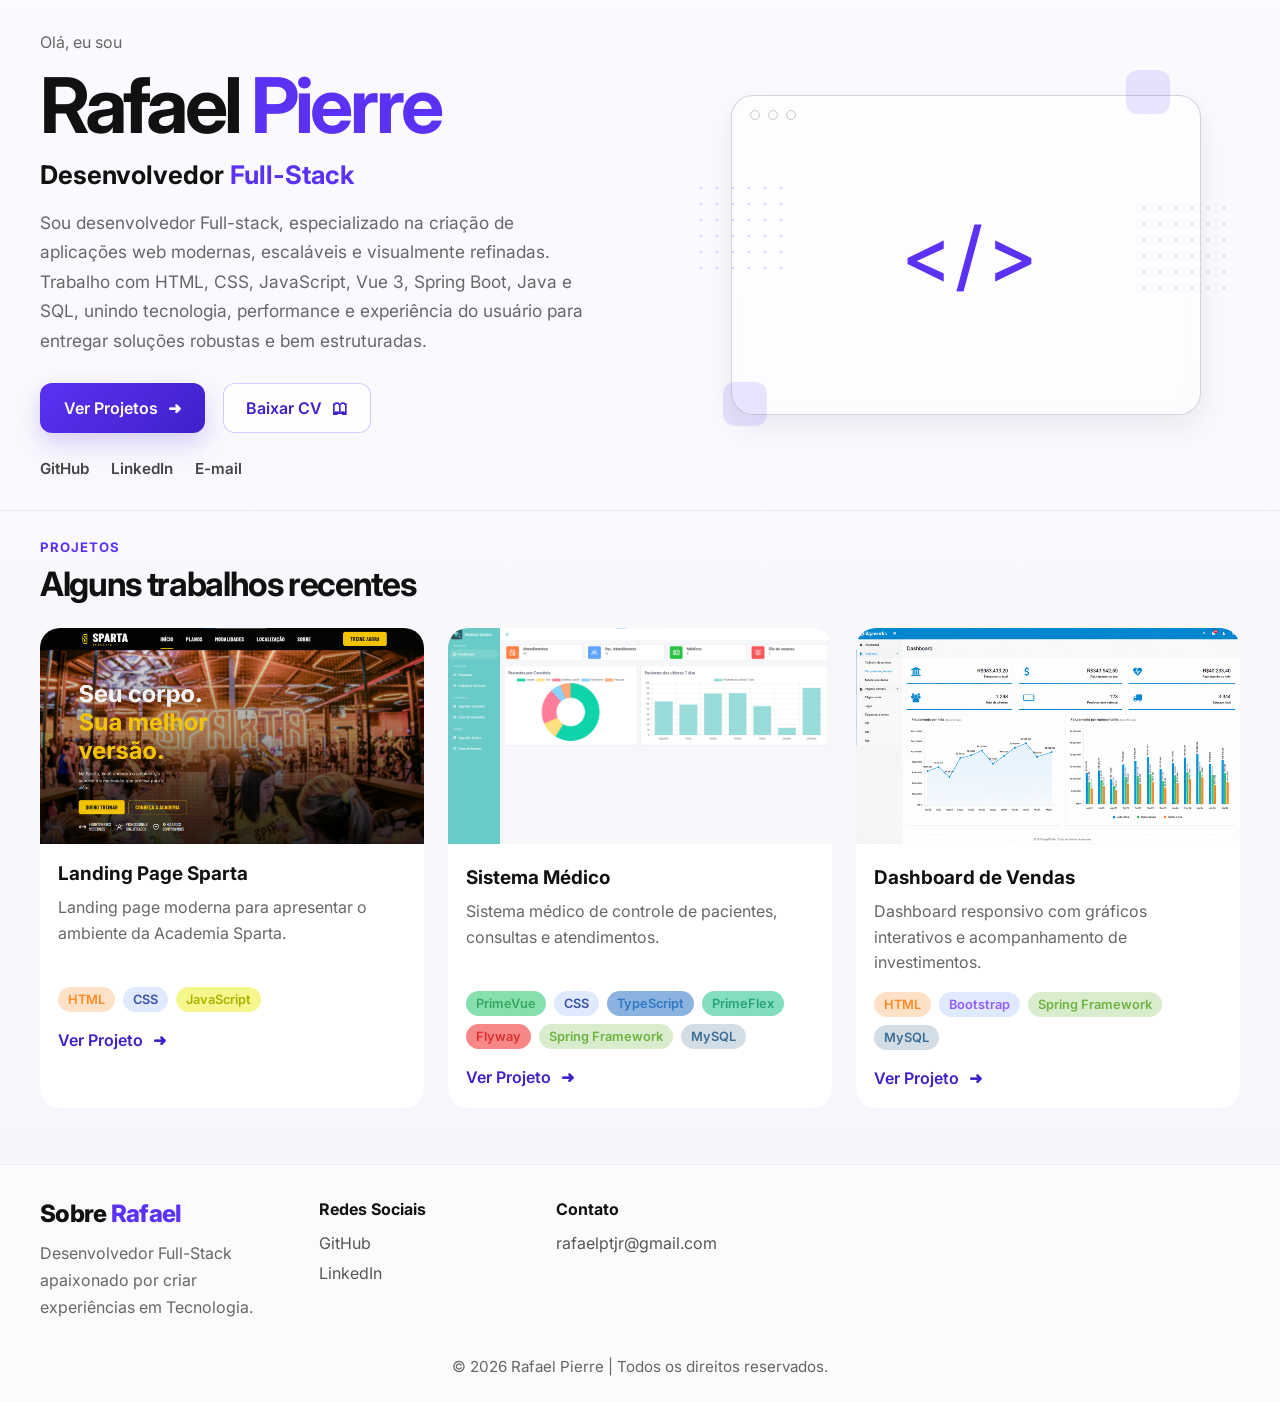
<file: index.html>
<!DOCTYPE html>
<html lang="pt-BR">

<head>
  <meta charset="UTF-8" />
  <meta name="viewport" content="width=device-width, initial-scale=1.0" />
  <title>Portfólio de Rafael</title>
  <link rel="preconnect" href="https://fonts.googleapis.com">
  <link rel="preconnect" href="https://fonts.gstatic.com" crossorigin>
  <link href="https://fonts.googleapis.com/css2?family=Inter:wght@400;500;600;700;800&display=swap" rel="stylesheet">
  <link rel="stylesheet" href="style.css" />
  <link rel="shortcut icon" href="./src/assets/img/favicon/favicon-pato.png" type="image/x-icon">
</head>

<body>
  <main>
    <span id="copyTooltip" class="tooltip">E-mail copiado!</span>

    <section class="hero" id="inicio">
      <div class="container hero-grid">
        <div class="hero-text">
          <p class="eyebrow">Olá, eu sou</p>
          <h1>Rafael <span>Pierre</span></h1>
          <h2>Desenvolvedor <span>Full-Stack</span></h2>
          <p class="description">
            Sou desenvolvedor Full-stack, especializado na criação de aplicações web modernas, escaláveis e visualmente
            refinadas. Trabalho com HTML, CSS, JavaScript, Vue 3, Spring Boot, Java e SQL, unindo tecnologia,
            performance e experiência do usuário para entregar soluções robustas e bem estruturadas.
          </p>

          <div class="hero-actions">
            <a href="#projetos" class="btn btn-primary">Ver Projetos <span>➜</span></a>
            <a href="src/assets/files/Rafael Gustavo Pierre - Curriculum.pdf" download="Curriculo-Rafael-Pierre.pdf"
              class="btn btn-secondary">Baixar CV <span>🕮</span></a>
          </div>

          <div class="socials">
            <a href="https://github.com/RafaelGustavoPierre" target="_blank" aria-label="GitHub">GitHub</a>
            <a href="https://www.linkedin.com/in/rafael-gustavo-pierre/" target="_blank"
              aria-label="LinkedIn">LinkedIn</a>
            <a href="javascript:;" id="copyEmailBtn" aria-label="Email">E-mail</a>
          </div>
        </div>

        <div class="hero-visual">
          <div class="code-card">
            <div class="window-dots">
              <span></span><span></span><span></span>
            </div>
            <div class="code-icon">&lt; / &gt;</div>
          </div>

          <div class="decor decor-one"></div>
          <div class="decor decor-two"></div>
          <div class="dots left"></div>
          <div class="dots right"></div>
        </div>
      </div>
    </section>

    <section class="projects" id="projetos">
      <div class="container">
        <div class="section-head">
          <div>
            <p class="section-label">PROJETOS</p>
            <h3>Alguns trabalhos recentes</h3>
          </div>
        </div>

        <div class="project-grid">
          <article class="project-card">
            <div class="project-thumb">
              <img src="./src/pages/landing-page-sparta-academia/img/landing-page-sparta.png"
                alt="Landing Page Sparta" />
            </div>

            <div class="project-content">
              <h4>Landing Page Sparta</h4>
              <p>Landing page moderna para apresentar o ambiente da Academia Sparta.</p>

              <div class="tags">
                <span class="tag-html">HTML</span>
                <span class="tag-css">CSS</span>
                <span class="tag-javascript">JavaScript</span>
              </div>
              <a href="./src/pages/landing-page-sparta-academia/sparta-academia.html" class="project-link">Ver Projeto
                <span>➜</span></a>
            </div>
          </article>

          <article class="project-card">
            <img class="project-thumb thumb-2" src="./src/pages/medical-system/img/dashboard.png" />
            <div class="project-content">
              <h4>Sistema Médico</h4>
              <p>Sistema médico de controle de pacientes, consultas e atendimentos.</p>
              <div class="tags">
                <span class="tag-primevue">PrimeVue</span>
                <span class="tag-css">CSS</span>
                <span class="tag-typescript">TypeScript</span>
                <span class="tag-primeflex">PrimeFlex</span>
                <span class="tag-flyway">Flyway</span>
                <span class="tag-spring">Spring Framework</span>
                <span class="tag-mysql">MySQL</span>
              </div>
              <a href="./src/pages/medical-system/medical-system.html" class="project-link">Ver Projeto
                <span>➜</span></a>
            </div>
          </article>

          <article class="project-card">
            <img class="project-thumb thumb-2" src="./src/pages/brewer/img/Dashboard.png" />
            <div class="project-content">
              <h4>Dashboard de Vendas</h4>
              <p>Dashboard responsivo com gráficos interativos e acompanhamento de investimentos.</p>
              <div class="tags">
                <span class="tag-html">HTML</span>
                <span class="tag-bootstrap">Bootstrap</span>
                <span class="tag-spring">Spring Framework</span>
                <span class="tag-mysql">MySQL</span>
              </div>
              <a href="./src/pages/brewer/brewer.html" class="project-link">Ver Projeto <span>➜</span></a>
            </div>
          </article>
        </div>
      </div>
    </section>
  </main>

  <footer class="footer" id="contato">
    <div class="container footer-grid">
      <div class="footer-brand">
        <a href="#" class="logo">Sobre<span> Rafael</span></a>
        <p>Desenvolvedor Full-Stack apaixonado por criar experiências em Tecnologia.</p>
      </div>

      <!-- <div class="footer-col">
        <h5>Navegação</h5>
        <a href="#inicio">Início</a>
        <a href="#sobre">Sobre</a>
        <a href="#projetos">Projetos</a>
      </div> -->

      <!-- <div class="footer-col">
        <h5></h5>
        <a href="#habilidades">Habilidades</a>
        <a href="#contato">Contato</a>
        <a href="#">Blog</a>
      </div> -->


      <div class="footer-col">
        <h5>Redes Sociais</h5>
        <!-- <div class="footer-socials"> -->
        <a href="https://github.com/RafaelGustavoPierre" target="_blank">GitHub</a>
        <a href="https://www.linkedin.com/in/rafael-gustavo-pierre/" target="_blank">LinkedIn</a>
        <!-- </div> -->
      </div>

      <div class="footer-col">
        <h5>Contato</h5>
        <a href="javascript:;" id="copyEmailBtn2">rafaelptjr@gmail.com</a>
      </div>

    </div>

    <div class="copyright">
      © 2026 Rafael Pierre | Todos os direitos reservados.
    </div>
  </footer>

  <script src="script.js"></script>
</body>

</html>
</file>
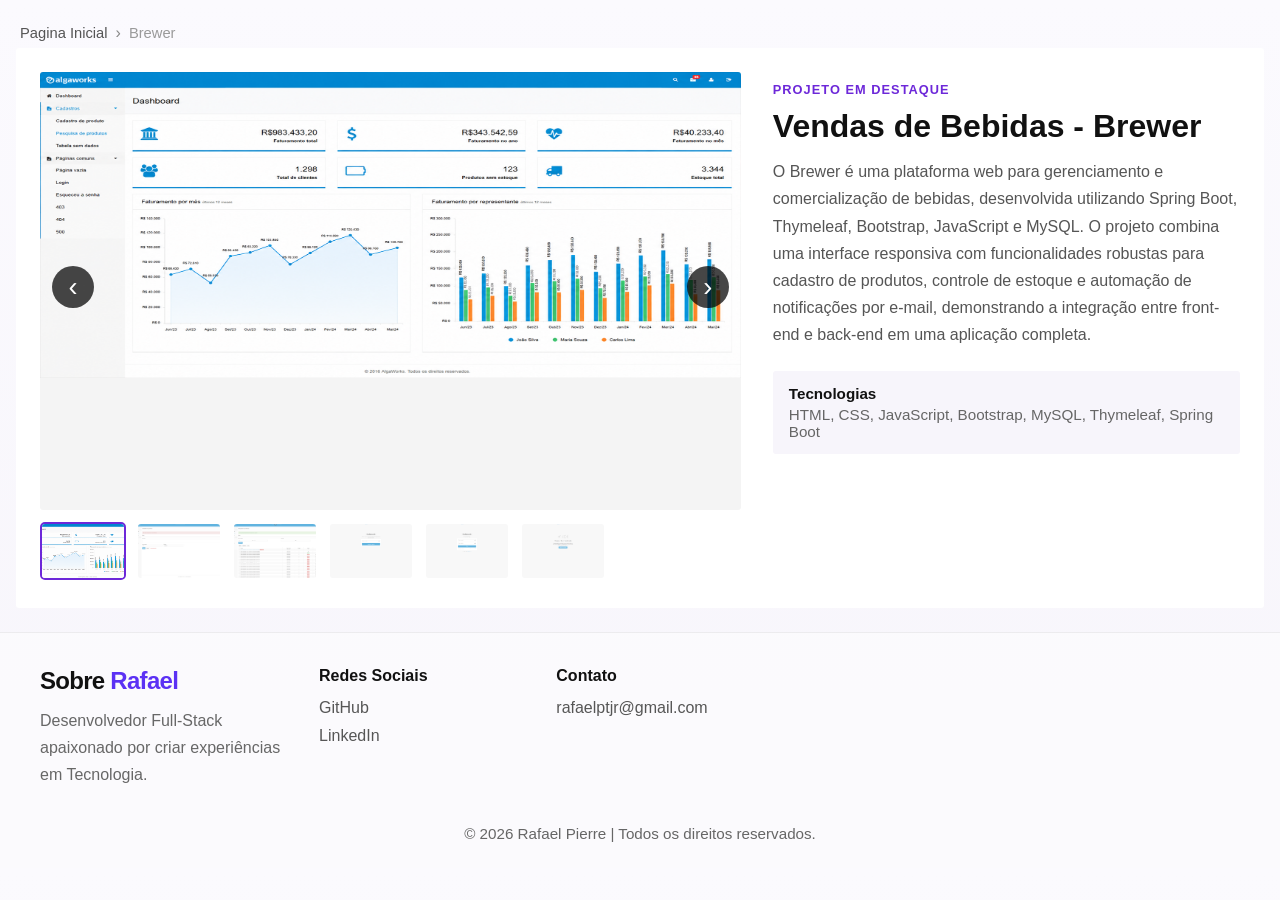
<file: src/pages/brewer/brewer.html>
<!DOCTYPE html>
<html lang="pt-BR">

<head>
    <meta charset="UTF-8">
    <meta name="viewport" content="width=device-width, initial-scale=1.0">
    <title>Portfólio de Rafael</title>
    <link rel="shortcut icon" href="src/assets/img/favicon/favicon-pato.png" type="image/x-icon">
    <link rel="stylesheet" href="../../../style.css">
    <link rel="stylesheet" href="brewer.css">
    <link rel="stylesheet" href="https://cdnjs.cloudflare.com/ajax/libs/font-awesome/6.5.2/css/all.min.css" />
</head>

<body>
    <span id="copyTooltip" class="tooltip">E-mail copiado!</span>
    <div class="project-page">
        <nav class="breadcrumb" aria-label="Breadcrumb">
            <ol>
                <li><a href="./../../../index.html#projetos">Pagina Inicial</a></li>
                <li><span aria-current="page">Brewer</span></li>
            </ol>
        </nav>

        <section class="project-detail">
            <div class="project-gallery">
                <button class="gallery-btn prev" aria-label="Imagem anterior">‹</button>

                <div class="gallery-main">
                    <img id="projectImage" src="img/Dashboard.png" alt="Projeto Sparta">
                </div>

                <button class="gallery-btn next" aria-label="Próxima imagem">›</button>

                <div class="gallery-thumbs" id="galleryThumbs">
                    <button class="thumb active" data-index="0">
                        <img src="img/Dashboard.png" alt="Thumb 1">
                    </button>
                    <button class="thumb" data-index="1">
                        <img src="img/Cadastro de Produto.png" alt="Thumb 2">
                    </button>
                    <button class="thumb" data-index="2">
                        <img src="img/Pesquisa de Produtos.png" alt="Thumb 3">
                    </button>
                    <button class="thumb" data-index="3">
                        <img src="img/Esqueceu a Senha.png" alt="Thumb 4">
                    </button>
                    <button class="thumb" data-index="4">
                        <img src="img/Login.png" alt="Thumb 5">
                    </button>
                    <button class="thumb" data-index="5">
                        <img src="img/404.png" alt="Thumb 6">
                    </button>
                </div>
            </div>

            <div class="project-info">
                <span class="project-label">Projeto em destaque</span>
                <h2>Vendas de Bebidas - Brewer</h2>
                <p>
                    O Brewer é uma plataforma web para gerenciamento e comercialização de bebidas, desenvolvida
                    utilizando Spring Boot, Thymeleaf, Bootstrap, JavaScript e MySQL. O projeto combina uma interface
                    responsiva com funcionalidades robustas para cadastro de produtos, controle de estoque e automação
                    de notificações por e-mail, demonstrando a integração entre front-end e back-end em uma aplicação
                    completa.
                </p>

                <div class="project-meta">
                    <div>
                        <strong>Tecnologias</strong>
                        <span>HTML, CSS, JavaScript, Bootstrap, MySQL, Thymeleaf, Spring Boot</span>
                    </div>
                </div>
            </div>
        </section>
    </div>
    <footer class="footer" id="contato">
        <div class="container footer-grid">
            <div class="footer-brand">
                <a href="#" class="logo">Sobre<span> Rafael</span></a>
                <p>Desenvolvedor Full-Stack apaixonado por criar experiências em Tecnologia.</p>
            </div>
            <div class="footer-col">
                <h5>Redes Sociais</h5>
                <a href="https://github.com/RafaelGustavoPierre" target="_blank">GitHub</a>
                <a href="https://www.linkedin.com/in/rafael-gustavo-pierre/" target="_blank">LinkedIn</a>
            </div>

            <div class="footer-col">
                <h5>Contato</h5>
                <a href="javascript:;" id="copyEmailBtn2">rafaelptjr@gmail.com</a>
            </div>

        </div>

        <div class="copyright">
            © 2026 Rafael Pierre | Todos os direitos reservados.
        </div>
    </footer>

    <script src="brewer.js"></script>
</body>

</html>
</file>
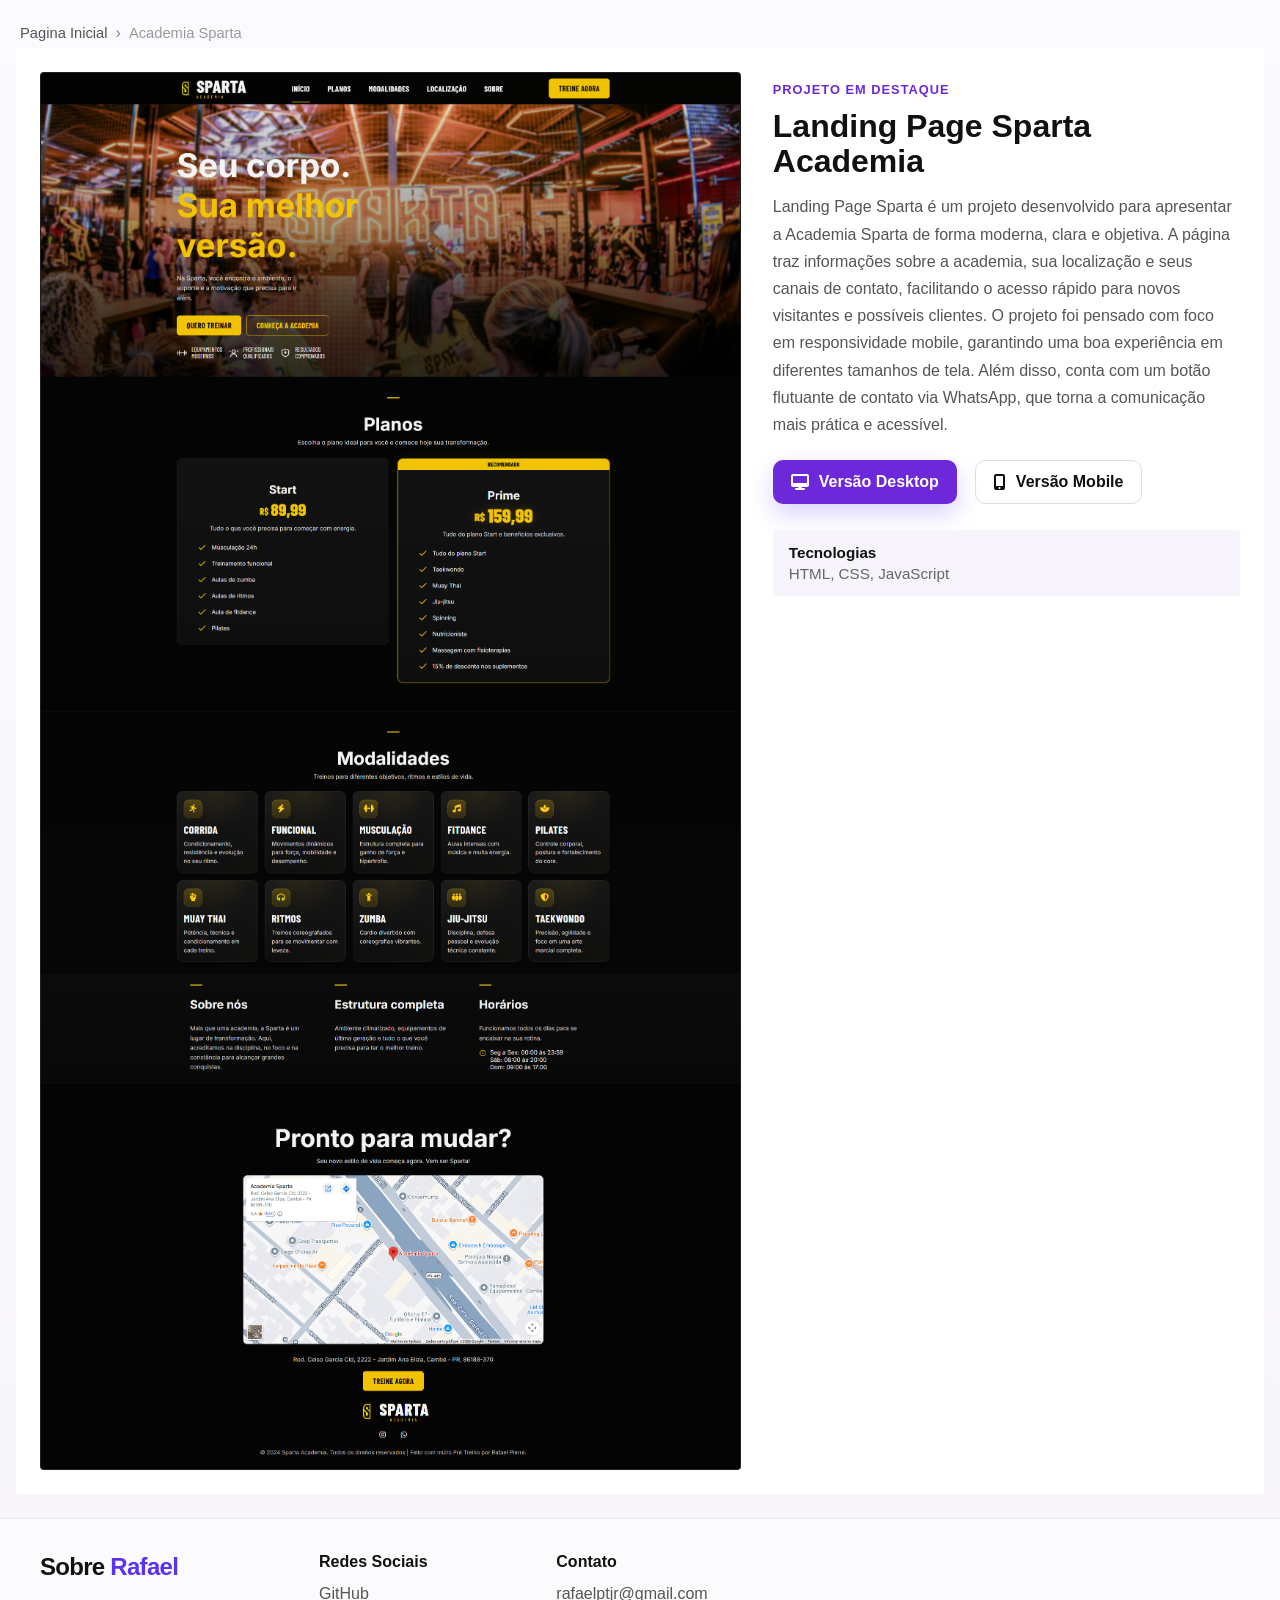
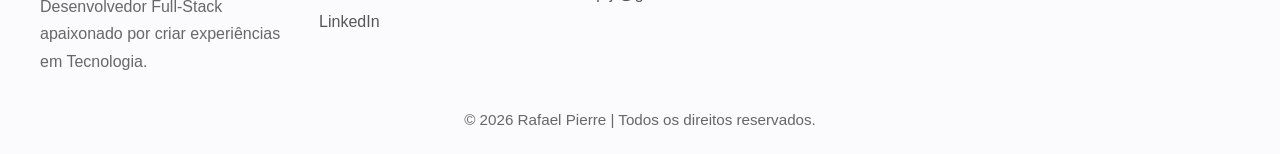
<file: src/pages/landing-page-sparta-academia/sparta-academia.html>
<!DOCTYPE html>
<html lang="pt-BR">

<head>
    <meta charset="UTF-8">
    <meta name="viewport" content="width=device-width, initial-scale=1.0">
    <title>Portfólio de Rafael</title>
    <link rel="shortcut icon" href="../../assets/img/favicon/favicon-pato.png" type="image/x-icon">
    <link rel="stylesheet" href="../../../style.css">
    <link rel="stylesheet" href="sparta-academia.css">
    <link rel="stylesheet" href="https://cdnjs.cloudflare.com/ajax/libs/font-awesome/6.5.2/css/all.min.css" />
</head>

<body>
    <span id="copyTooltip" class="tooltip">E-mail copiado!</span>
    <div class="project-page">
        <nav class="breadcrumb" aria-label="Breadcrumb">
            <ol>
                <li><a href="./../../../index.html#projetos">Pagina Inicial</a></li>
                <li><span aria-current="page">Academia Sparta</span></li>
            </ol>
        </nav>

        <section class="project-detail">
            <div class="project-gallery">
                <img src="img/sparta-desktop.png" id="galleryImage">
            </div>

            <div class="project-info">
                <span class="project-label">Projeto em destaque</span>
                <h2>Landing Page Sparta Academia</h2>
                <p>
                    Landing Page Sparta é um projeto desenvolvido para apresentar a Academia Sparta de forma moderna,
                    clara e objetiva. A página traz informações sobre a academia, sua localização e seus canais de
                    contato, facilitando o acesso rápido para novos visitantes e possíveis clientes. O projeto foi
                    pensado com foco em responsividade mobile, garantindo uma boa experiência em diferentes tamanhos de
                    tela. Além disso, conta com um botão flutuante de contato via WhatsApp, que torna a comunicação mais
                    prática e acessível.
                </p>

                <div class="hero-actions">
                    <a href="javascript:;" class="btn btn-primary project-version-btn"
                        data-image="img/sparta-desktop.png">
                        <i class="fa-solid fa-desktop"></i> Versão Desktop
                    </a>
                    <a href="javascript:;" class="btn btn-secondary project-version-btn"
                        data-image="img/sparta-mobile.png">
                        <i class="fa-solid fa-mobile-screen-button"></i>Versão Mobile
                    </a>
                </div>

                <div class="project-meta">
                    <div>
                        <strong>Tecnologias</strong>
                        <span>HTML, CSS, JavaScript</span>
                    </div>
                </div>
            </div>
        </section>
    </div>
    <footer class="footer" id="contato">
        <div class="container footer-grid">
            <div class="footer-brand">
                <a href="#" class="logo">Sobre<span> Rafael</span></a>
                <p>Desenvolvedor Full-Stack apaixonado por criar experiências em Tecnologia.</p>
            </div>
            <div class="footer-col">
                <h5>Redes Sociais</h5>
                <a href="https://github.com/RafaelGustavoPierre" target="_blank">GitHub</a>
                <a href="https://www.linkedin.com/in/rafael-gustavo-pierre/" target="_blank">LinkedIn</a>
            </div>

            <div class="footer-col">
                <h5>Contato</h5>
                <a href="javascript:;" id="copyEmailBtn2">rafaelptjr@gmail.com</a>
            </div>
        </div>

        <div class="copyright">
            © 2026 Rafael Pierre | Todos os direitos reservados.
        </div>
    </footer>

    <script src="sparta-academia.js"></script>
</body>

</html>
</file>
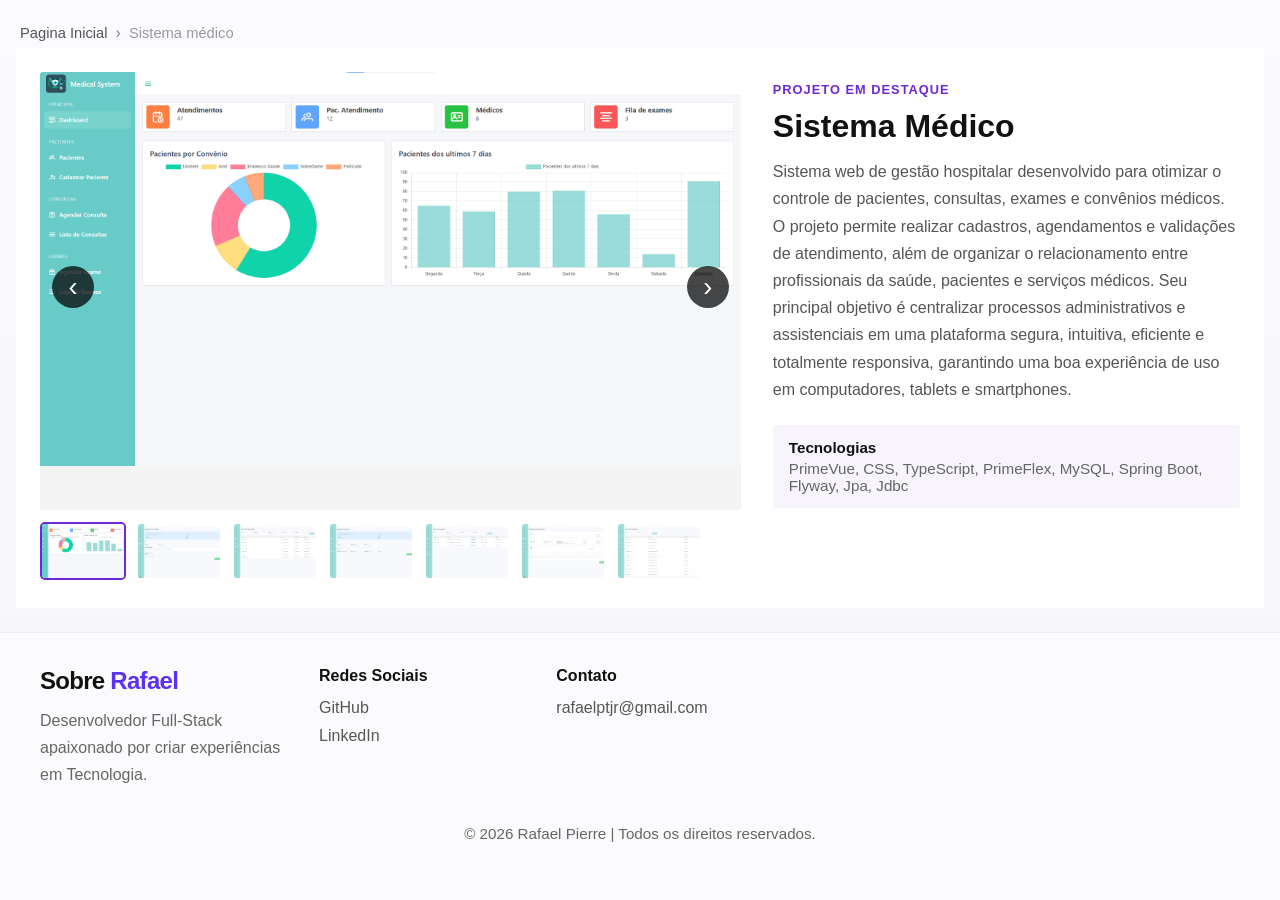
<file: src/pages/medical-system/medical-system.html>
<!DOCTYPE html>
<html lang="pt-BR">

<head>
    <meta charset="UTF-8">
    <meta name="viewport" content="width=device-width, initial-scale=1.0">
    <title>Portfólio de Rafael</title>
    <link rel="shortcut icon" href="../../assets/img/favicon/favicon-pato.png" type="image/x-icon">
    <link rel="stylesheet" href="../../../style.css">
    <link rel="stylesheet" href="medical-system.css">
    <link rel="stylesheet" href="https://cdnjs.cloudflare.com/ajax/libs/font-awesome/6.5.2/css/all.min.css" />
</head>

<body>
    <span id="copyTooltip" class="tooltip">E-mail copiado!</span>
    <div class="project-page">
        <nav class="breadcrumb" aria-label="Breadcrumb">
            <ol>
                <li><a href="./../../../index.html#projetos">Pagina Inicial</a></li>
                <li><span aria-current="page">Sistema médico</span></li>
            </ol>
        </nav>

        <section class="project-detail">
            <div class="project-gallery">
                <button class="gallery-btn prev" aria-label="Imagem anterior">‹</button>

                <div class="gallery-main">
                    <img id="projectImage" src="img/dashboard.png" alt="Projeto Sparta">
                </div>

                <button class="gallery-btn next" aria-label="Próxima imagem">›</button>

                <div class="gallery-thumbs" id="galleryThumbs">
                    <button class="thumb active" data-index="0">
                        <img src="img/dashboard.png" alt="Thumb 1">
                    </button>
                    <button class="thumb" data-index="1">
                        <img src="img/agendar-consulta.png" alt="Thumb 2">
                    </button>
                    <button class="thumb" data-index="2">
                        <img src="img/lista-de-consultas.png" alt="Thumb 3">
                    </button>
                    <button class="thumb" data-index="3">
                        <img src="img/agendar-exame.png" alt="Thumb 4">
                    </button>
                    <button class="thumb" data-index="4">
                        <img src="img/lista-de-exames.png" alt="Thumb 5">
                    </button>
                    <button class="thumb" data-index="5">
                        <img src="img/cadastro-de-pacientes.png" alt="Thumb 6">
                    </button>
                    <button class="thumb" data-index="5">
                        <img src="img/lista-de-pacientes.png" alt="Thumb 7">
                    </button>
                </div>
            </div>

            <div class="project-info">
                <span class="project-label">Projeto em destaque</span>
                <h2>Sistema Médico</h2>
                <p>
                    Sistema web de gestão hospitalar desenvolvido para otimizar o controle de pacientes, consultas,
                    exames e convênios médicos. O projeto permite realizar cadastros, agendamentos e validações de
                    atendimento, além de organizar o relacionamento entre profissionais da saúde, pacientes e serviços
                    médicos. Seu principal objetivo é centralizar processos administrativos e assistenciais em uma
                    plataforma segura, intuitiva, eficiente e totalmente responsiva, garantindo uma boa experiência de
                    uso em computadores, tablets e smartphones.
                </p>

                <div class="project-meta">
                    <div>
                        <strong>Tecnologias</strong>
                        <span>PrimeVue, CSS, TypeScript, PrimeFlex, MySQL, Spring Boot, Flyway, Jpa, Jdbc</span>
                    </div>
                </div>
            </div>
        </section>
    </div>
    <footer class="footer" id="contato">
        <div class="container footer-grid">
            <div class="footer-brand">
                <a href="#" class="logo">Sobre<span> Rafael</span></a>
                <p>Desenvolvedor Full-Stack apaixonado por criar experiências em Tecnologia.</p>
            </div>
            <div class="footer-col">
                <h5>Redes Sociais</h5>
                <a href="https://github.com/RafaelGustavoPierre" target="_blank">GitHub</a>
                <a href="https://www.linkedin.com/in/rafael-gustavo-pierre/" target="_blank">LinkedIn</a>
            </div>

            <div class="footer-col">
                <h5>Contato</h5>
                <a href="javascript:;" id="copyEmailBtn2">rafaelptjr@gmail.com</a>
            </div>

        </div>

        <div class="copyright">
            © 2026 Rafael Pierre | Todos os direitos reservados.
        </div>
    </footer>

    <script src="medical-system.js"></script>
</body>

</html>
</file>
<file: style.css>
:root {
  --bg: #f7f5fb;
  --bg-soft: #ffffff;
  --text: #111111;
  --muted: #676767;
  --primary: #5b31f4;
  --primary-dark: #4020c8;
  --border: rgba(18, 18, 18, 0.08);
  --shadow: 0 10px 30px rgba(30, 20, 80, 0.08);
}

* {
  margin: 0;
  padding: 0;
  box-sizing: border-box;
}

html {
  scroll-behavior: smooth;
}

body {
  font-family: 'Inter', sans-serif;
  background: linear-gradient(180deg, #fbfafe 0%, #f7f5fb 100%);
  color: var(--text);
  overflow-x: hidden;
}

a {
  text-decoration: none;
  color: inherit;
}

.container {
  width: min(1200px, calc(100% - 48px));
  margin: 0 auto;
}

.logo {
  font-size: 1.5rem;
  font-weight: 800;
  letter-spacing: -0.03em;
}

.logo span {
  color: var(--primary);
}

.btn {
  display: inline-flex;
  align-items: center;
  justify-content: center;
  gap: 10px;
  border-radius: 12px;
  font-weight: 600;
  transition: 0.25s ease;
  white-space: nowrap;
}

.btn-primary {
  background: linear-gradient(135deg, var(--primary) 0%, var(--primary-dark) 100%);
  color: #fff;
  padding: 14px 24px;
  box-shadow: 0 10px 24px rgba(91, 49, 244, 0.22);
}

.btn-primary:hover {
  transform: translateY(-2px);
}

.btn-secondary:hover {
  transform: translateY(-2px);
}

.btn-secondary,
.btn-outline {
  border: 1px solid rgba(91, 49, 244, 0.25);
  color: var(--primary-dark);
  background: rgba(255, 255, 255, 0.8);
  padding: 14px 22px;
}

.btn-secondary:hover,
.btn-outline:hover {
  border-color: rgba(91, 49, 244, 0.45);
  background: white;
}

.hero {
  padding: 30px 0px 30px 0px;
}

.hero-grid {
  display: grid;
  grid-template-columns: 1.05fr 0.95fr;
  align-items: center;
  gap: 48px;
}

.eyebrow {
  color: var(--muted);
  font-size: 1rem;
  margin-bottom: 18px;
}

.hero h1 {
  font-size: clamp(3rem, 6vw, 5.2rem);
  line-height: 0.95;
  letter-spacing: -0.05em;
  margin-bottom: 16px;
}

.hero h1 span {
  color: var(--primary);
}

.hero h2 {
  font-size: clamp(1.2rem, 2vw, 1.6rem);
  margin-bottom: 18px;
}

.hero h2 span {
  color: var(--primary);
}

.description {
  max-width: 560px;
  color: var(--muted);
  font-size: 1.08rem;
  line-height: 1.7;
  margin-bottom: 28px;
}

.hero-actions {
  display: flex;
  gap: 18px;
  flex-wrap: wrap;
  margin-bottom: 26px;
}

.socials {
  display: flex;
  gap: 22px;
  flex-wrap: wrap;
}

.socials a {
  color: #444;
  font-weight: 600;
  font-size: 0.95rem;
}

.hero-visual {
  position: relative;
  min-height: 450px;
  display: flex;
  align-items: center;
  justify-content: center;
}

.code-card {
  width: min(470px, 100%);
  height: 320px;
  border: 1px solid rgba(0, 0, 0, 0.16);
  border-radius: 22px;
  background: rgba(255, 255, 255, 0.5);
  box-shadow: var(--shadow);
  position: relative;
  display: flex;
  align-items: center;
  justify-content: center;
  backdrop-filter: blur(10px);
}

.window-dots {
  position: absolute;
  top: 14px;
  left: 18px;
  display: flex;
  gap: 8px;
}

.window-dots span {
  width: 10px;
  height: 10px;
  border-radius: 50%;
  border: 1px solid rgba(0, 0, 0, 0.2);
}

.code-icon {
  font-size: clamp(3rem, 6vw, 5rem);
  color: var(--primary);
  font-weight: 500;
  letter-spacing: -0.08em;
}

.decor {
  position: absolute;
  width: 44px;
  height: 44px;
  border-radius: 12px;
  background: rgba(91, 49, 244, 0.12);
}

.decor-one {
  top: 40px;
  right: 70px;
}

.decor-two {
  left: 30px;
  bottom: 54px;
}

.dots {
  position: absolute;
  width: 92px;
  height: 92px;
  background-image: radial-gradient(rgba(91, 49, 244, 0.28) 1.5px, transparent 1.5px);
  background-size: 16px 16px;
  opacity: 0.8;
}

.dots.left {
  left: 0;
  top: 150px;
}

.dots.right {
  right: 12px;
  top: 170px;
}

.projects {
  padding: 28px 0 56px;
  border-top: 1px solid rgba(0, 0, 0, 0.06);
}

.section-head {
  display: flex;
  justify-content: space-between;
  align-items: end;
  gap: 18px;
  margin-bottom: 24px;
}

.section-label {
  color: var(--primary);
  font-weight: 700;
  font-size: 0.82rem;
  letter-spacing: 0.08em;
  margin-bottom: 8px;
}

.section-head h3 {
  font-size: clamp(1.6rem, 3vw, 2.1rem);
  letter-spacing: -0.04em;
}

.see-all {
  color: var(--primary-dark);
  font-weight: 600;
  white-space: nowrap;
}

.project-grid {
  display: grid;
  grid-template-columns: repeat(3, 1fr);
  gap: 24px;
}

.project-card {
  background: #fff;
  border-radius: 20px;
  overflow: hidden;
}

.project-thumb {
  width: 100%;
  aspect-ratio: 16 / 9;
  overflow: hidden;
}

.project-thumb img {
  width: 100%;
  height: 100%;
  object-fit: cover;
  display: block;
}

.thumb-1 {
  background-image: linear-gradient(135deg, #f9fbff 0%, #edf1ff 100%);
  position: relative;
}

.thumb-2 {
  background-image: linear-gradient(135deg, #0d1020 0%, #1a1238 100%);
}

.thumb-3 {
  background-image: linear-gradient(135deg, #fdfdfd 0%, #efeff5 100%);
}

.thumb-1::after,
.thumb-2::after,
.thumb-3::after {
  content: "";
  /* position: absolute; */
  inset: 18px;
  border-radius: 12px;
  opacity: 0.95;
  background:
    linear-gradient(90deg, rgba(91, 49, 244, 0.12) 1px, transparent 1px) 0 0/24px 24px,
    linear-gradient(rgba(91, 49, 244, 0.12) 1px, transparent 1px) 0 0/24px 24px;
}

.thumb-2::after {
  background:
    radial-gradient(circle at 25% 50%, rgba(91, 49, 244, 0.14), transparent 35%),
    linear-gradient(90deg, rgba(255, 255, 255, 0.08) 1px, transparent 1px) 0 0/26px 26px;
}

.thumb-3::after {
  background:
    linear-gradient(135deg, rgba(0, 0, 0, 0.03), rgba(0, 0, 0, 0.01)),
    radial-gradient(circle at 28% 38%, rgba(91, 49, 244, 0.10), transparent 18%);
}

.project-content {
  padding: 18px 18px 20px;
}

.project-content h4 {
  font-size: 1.18rem;
  margin-bottom: 10px;
}

.project-content p {
  color: var(--muted);
  line-height: 1.6;
  margin-bottom: 16px;
  min-height: 76px;
}

.tags {
  display: flex;
  flex-wrap: wrap;
  gap: 8px;
  margin-bottom: 18px;
}

.tags span {
  font-size: 0.8rem;
  font-weight: 600;
  padding: 5px 10px;
  border-radius: 999px;
}

.tag-html {
  background: #ff780038;
  color: #ff7800d1;
}

.tag-css {
  background: #dfe9ff;
  color: #3852a7
}

.tag-bootstrap {
  background: #dfe9ff;
  color: #945eff;
}

.tag-mysql {
  background: #3e6e933b;
  color: #3E6E93;
}

.tag-spring {
  background: #6db33f40;
  color: #6db33f;
}

.tag-javascript {
  background: #e8ed0073;
  color: #adb100;
}

.tag-typescript {
  background: #3178c68f;
  color: #3178c6;
}

.tag-primevue {
  background: #3dcd7d9e;
  color: #38a765;
}

.tag-primeflex {
  background: #29c78f94;
  color: #27a377;
}

.tag-flyway {
  background: #f1323294;
  color: #dd3131;
}

.project-link {
  color: var(--primary-dark);
  font-weight: 600;
  display: inline-flex;
  align-items: center;
  gap: 10px;
}

.footer {
  border-top: 1px solid rgba(0, 0, 0, 0.06);
  background: rgba(255, 255, 255, 0.5);
}

.footer-grid {
  padding: 34px 0 18px;
  display: grid;
  grid-template-columns: 1.2fr 1fr 1fr 1fr 1fr;
  gap: 28px;
}

.footer-brand p {
  color: var(--muted);
  margin-top: 12px;
  line-height: 1.7;
}

.footer-col h5 {
  font-size: 1rem;
  margin-bottom: 14px;
}

.footer-col a {
  display: block;
  color: #565656;
  margin-bottom: 10px;
}

.footer-socials {
  display: flex;
  flex-wrap: wrap;
  gap: 14px;
}

.copyright {
  text-align: center;
  color: #666;
  padding: 18px 0 26px;
  font-size: 0.95rem;
}

.tooltip {
  position: fixed;
  bottom: 30px;
  left: 50%;
  transform: translateX(-50%) translateY(10px);
  background: #111;
  color: #fff;
  padding: 10px 14px;
  border-radius: 8px;
  opacity: 0;
  pointer-events: none;
  transition: 0.25s ease;
  border: 1px solid rgba(249, 115, 22, 0.4);
}

.tooltip.show {
  opacity: 1;
  transform: translateX(-50%) translateY(0);
}

@media (max-width: 1024px) {

  .hero-grid {
    grid-template-columns: 1fr;
  }

  .hero-visual {
    min-height: 360px;
  }

  .project-grid {
    grid-template-columns: 1fr;
  }

  .footer-grid {
    grid-template-columns: 1fr 1fr;
  }
}

@media (max-width: 1024px) {
  .hero-visual {
    display: none;
  }
}

@media (max-width: 768px) {
  .container {
    width: min(100% - 32px, 1200px);
  }

  .hero {
    padding-top: 44px;
  }

  .hero-content {
    width: 100%;
  }

  .hero {
    justify-content: center;
  }

  .hero-actions {
    flex-direction: column;
  }

  .hero-actions .btn {
    width: 100%;
  }

  .section-head {
    flex-direction: column;
    align-items: start;
  }

  .code-card {
    height: 260px;
  }

  .dots {
    display: none;
  }

  .footer-grid {
    grid-template-columns: 1fr;
  }

  .project-thumb {
    aspect-ratio: 16 / 10;
  }

  .project-thumb img {
    object-position: center top;
  }
}
</file>
<file: src/pages/brewer/brewer.css>
* {
            box-sizing: border-box;
        }

        .project-page {
            width: min(1400px, calc(100% - 32px));
            margin: 24px auto;
        }

        .breadcrumb {
            margin-bottom: 6px;
            padding: 0 4px;
        }

        .breadcrumb ol {
            display: flex;
            flex-wrap: wrap;
            list-style: none;
            margin: 0;
            padding: 0;
            align-items: center;
        }

        .breadcrumb li {
            display: flex;
            align-items: center;
        }

        .breadcrumb li:not(:last-child)::after {
            content: "›";
            margin: 0 8px;
            color: #888;
        }

        .breadcrumb a {
            text-decoration: none;
            color: #555;
            font-size: .92rem;
        }

        .breadcrumb span {
            color: #9a9a9a;
            font-size: .92rem;
        }

        .project-detail {
            display: grid;
            grid-template-columns: 1.2fr .8fr;
            gap: 32px;
            align-items: start;
            padding: 24px;
            background: #fff;
            border-radius: 3px;
            overflow: hidden;
        }

        .project-gallery {
            position: relative;
        }

        .gallery-main {
            width: 100%;
            aspect-ratio: 16 / 10;
            background: #f4f4f4;
            border-radius: 3px;
            overflow: hidden;
        }

        .gallery-main img {
            width: 100%;
            object-fit: cover;
            display: block;
        }

        .gallery-btn {
            position: absolute;
            top: 42%;
            transform: translateY(-50%);
            width: 42px;
            height: 42px;
            border: none;
            border-radius: 50%;
            background: rgba(0, 0, 0, .72);
            color: #fff;
            font-size: 1.7rem;
            cursor: pointer;
            z-index: 2;
        }

        .gallery-btn.prev {
            left: 12px;
        }

        .gallery-btn.next {
            right: 12px;
        }

        .gallery-thumbs {
            display: flex;
            gap: 10px;
            margin-top: 12px;
            overflow-x: auto;
            padding-bottom: 4px;
        }

        .thumb {
            border: 2px solid transparent;
            border-radius: 5px;
            padding: 0;
            background: transparent;
            cursor: pointer;
            flex: 0 0 auto;
            width: 86px;
            height: 58px;
            overflow: hidden;
            opacity: .7;
            transition: .2s;
        }

        .thumb img {
            width: 100%;
            height: 100%;
            object-fit: cover;
            display: block;
        }

        .thumb.active {
            border-color: #6d28d9;
            opacity: 1;
        }

        .project-info {
            padding: 8px 0;
        }

        .project-label {
            display: inline-block;
            font-size: .8rem;
            font-weight: 700;
            letter-spacing: .08em;
            text-transform: uppercase;
            color: #6d28d9;
            margin-bottom: 12px;
        }

        .project-info h2 {
            font-size: 2rem;
            line-height: 1.1;
            margin-bottom: 14px;
            color: #111;
        }

        .project-info p {
            color: #555;
            line-height: 1.7;
            margin-bottom: 22px;
        }

        .project-meta {
            display: grid;
            gap: 14px;
            margin-bottom: 24px;
        }

        .project-meta div {
            display: grid;
            gap: 4px;
            padding: 14px 16px;
            background: #f7f5fb;
            border-radius: 3px;
        }

        .project-meta strong {
            color: #111;
            font-size: .95rem;
        }

        .project-meta span {
            color: #666;
            font-size: .95rem;
        }

        .project-actions {
            display: flex;
            gap: 12px;
            flex-wrap: wrap;
        }

        .btn-primary,
        .btn-secondary {
            display: inline-flex;
            align-items: center;
            justify-content: center;
            padding: 12px 18px;
            border-radius: 10px;
            text-decoration: none;
            font-weight: 700;
            transition: .2s;
        }

        .btn-primary {
            background: #6d28d9;
            color: #fff;
        }

        .btn-primary:hover {
            filter: brightness(1.05);
        }

        .btn-secondary {
            background: transparent;
            border: 1px solid #ddd;
            color: #111;
        }

        .btn-secondary:hover {
            background: #f4f4f4;
        }

        @media (max-width: 900px) {
            .project-detail {
                grid-template-columns: 1fr;
            }
        }

        @media (max-width: 768px) {
            .project-page {
                width: calc(100% - 24px);
            }

            .project-detail {
                padding: 16px;
                gap: 18px;
            }

            .project-info h2 {
                font-size: 1.6rem;
            }

            .gallery-btn {
                width: 38px;
                height: 38px;
                font-size: 1.5rem;
            }

            .thumb {
                width: 72px;
                height: 48px;
            }

            .breadcrumb a,
            .breadcrumb span {
                font-size: .82rem;
            }
        }
</file>
<file: src/pages/landing-page-sparta-academia/sparta-academia.css>
* {
    box-sizing: border-box;
}

.project-page {
    width: min(1400px, calc(100% - 32px));
    margin: 24px auto;
}

.breadcrumb {
    margin-bottom: 6px;
    padding: 0 4px;
}

.breadcrumb ol {
    display: flex;
    flex-wrap: wrap;
    list-style: none;
    margin: 0;
    padding: 0;
    align-items: center;
}

.breadcrumb li {
    display: flex;
    align-items: center;
}

.breadcrumb li:not(:last-child)::after {
    content: "›";
    margin: 0 8px;
    color: #888;
}

.breadcrumb a {
    text-decoration: none;
    color: #555;
    font-size: .92rem;
}

.breadcrumb span {
    color: #9a9a9a;
    font-size: .92rem;
}

.project-detail {
    display: grid;
    grid-template-columns: 1.2fr .8fr;
    gap: 32px;
    align-items: start;
    padding: 24px;
    background: #fff;
    border-radius: 3px;
    overflow: hidden;
}


.project-gallery {
    width: 100%;
    border-radius: 4px;
    overflow: hidden;
    background: #0d0d0d;
    border: 1px solid rgba(255, 255, 255, 0.08);
    transition: .2s;
}

.project-gallery img {
    width: 100%;
    display: block;

    border-radius: 4px;

    opacity: 1;
    transition: .2s ease;
}

.project-gallery img.fade {
    opacity: 0;
    transform: translateY(10px);
}

.project-info {
    padding: 8px 0;
}

.project-label {
    display: inline-block;
    font-size: .8rem;
    font-weight: 700;
    letter-spacing: .08em;
    text-transform: uppercase;
    color: #6d28d9;
    margin-bottom: 12px;
}

.project-info h2 {
    font-size: 2rem;
    line-height: 1.1;
    margin-bottom: 14px;
    color: #111;
}

.project-info p {
    color: #555;
    line-height: 1.7;
    margin-bottom: 22px;
}

.project-meta {
    display: grid;
    gap: 14px;
    margin-bottom: 24px;
}

.project-meta div {
    display: grid;
    gap: 4px;
    padding: 14px 16px;
    background: #f7f5fb;
    border-radius: 3px;
}

.project-meta strong {
    color: #111;
    font-size: .95rem;
}

.project-meta span {
    color: #666;
    font-size: .95rem;
}

.project-actions {
    display: flex;
    gap: 12px;
    flex-wrap: wrap;
}

.btn-primary,
.btn-secondary {
    display: inline-flex;
    align-items: center;
    justify-content: center;
    padding: 12px 18px;
    border-radius: 10px;
    text-decoration: none;
    font-weight: 700;
    transition: .2s;
}

.btn-primary {
    background: #6d28d9;
    color: #fff;
}

.btn-primary:hover {
    filter: brightness(1.05);
}

.btn-secondary {
    background: transparent;
    border: 1px solid #ddd;
    color: #111;
}

.btn-secondary:hover {
    background: #f4f4f4;
}

@media (max-width: 900px) {
    .project-detail {
        grid-template-columns: 1fr;
    }
}

@media (max-width: 768px) {
    .project-page {
        width: calc(100% - 24px);
    }

    .project-detail {
        padding: 16px;
        gap: 18px;
    }

    .project-info h2 {
        font-size: 1.6rem;
    }

    /* .gallery-btn {
        width: 38px;
        height: 38px;
        font-size: 1.5rem;
    }

    .thumb {
        width: 72px;
        height: 48px;
    } */

    .breadcrumb a,
    .breadcrumb span {
        font-size: .82rem;
    }
}
</file>
<file: src/pages/medical-system/medical-system.css>
* {
            box-sizing: border-box;
        }

        .project-page {
            width: min(1400px, calc(100% - 32px));
            margin: 24px auto;
        }

        .breadcrumb {
            margin-bottom: 6px;
            padding: 0 4px;
        }

        .breadcrumb ol {
            display: flex;
            flex-wrap: wrap;
            list-style: none;
            margin: 0;
            padding: 0;
            align-items: center;
        }

        .breadcrumb li {
            display: flex;
            align-items: center;
        }

        .breadcrumb li:not(:last-child)::after {
            content: "›";
            margin: 0 8px;
            color: #888;
        }

        .breadcrumb a {
            text-decoration: none;
            color: #555;
            font-size: .92rem;
        }

        .breadcrumb span {
            color: #9a9a9a;
            font-size: .92rem;
        }

        .project-detail {
            display: grid;
            grid-template-columns: 1.2fr .8fr;
            gap: 32px;
            align-items: start;
            padding: 24px;
            background: #fff;
            border-radius: 3px;
            overflow: hidden;
        }

        .project-gallery {
            position: relative;
        }

        .gallery-main {
            width: 100%;
            aspect-ratio: 16 / 10;
            background: #f4f4f4;
            border-radius: 3px;
            overflow: hidden;
        }

        .gallery-main img {
            width: 100%;
            object-fit: cover;
            display: block;
        }

        .gallery-btn {
            position: absolute;
            top: 42%;
            transform: translateY(-50%);
            width: 42px;
            height: 42px;
            border: none;
            border-radius: 50%;
            background: rgba(0, 0, 0, .72);
            color: #fff;
            font-size: 1.7rem;
            cursor: pointer;
            z-index: 2;
        }

        .gallery-btn.prev {
            left: 12px;
        }

        .gallery-btn.next {
            right: 12px;
        }

        .gallery-thumbs {
            display: flex;
            gap: 10px;
            margin-top: 12px;
            overflow-x: auto;
            padding-bottom: 4px;
        }

        .thumb {
            border: 2px solid transparent;
            border-radius: 5px;
            padding: 0;
            background: transparent;
            cursor: pointer;
            flex: 0 0 auto;
            width: 86px;
            height: 58px;
            overflow: hidden;
            opacity: .7;
            transition: .2s;
        }

        .thumb img {
            width: 100%;
            height: 100%;
            object-fit: cover;
            display: block;
        }

        .thumb.active {
            border-color: #6d28d9;
            opacity: 1;
        }

        .project-info {
            padding: 8px 0;
        }

        .project-label {
            display: inline-block;
            font-size: .8rem;
            font-weight: 700;
            letter-spacing: .08em;
            text-transform: uppercase;
            color: #6d28d9;
            margin-bottom: 12px;
        }

        .project-info h2 {
            font-size: 2rem;
            line-height: 1.1;
            margin-bottom: 14px;
            color: #111;
        }

        .project-info p {
            color: #555;
            line-height: 1.7;
            margin-bottom: 22px;
        }

        .project-meta {
            display: grid;
            gap: 14px;
            margin-bottom: 24px;
        }

        .project-meta div {
            display: grid;
            gap: 4px;
            padding: 14px 16px;
            background: #f7f5fb;
            border-radius: 3px;
        }

        .project-meta strong {
            color: #111;
            font-size: .95rem;
        }

        .project-meta span {
            color: #666;
            font-size: .95rem;
        }

        .project-actions {
            display: flex;
            gap: 12px;
            flex-wrap: wrap;
        }

        .btn-primary,
        .btn-secondary {
            display: inline-flex;
            align-items: center;
            justify-content: center;
            padding: 12px 18px;
            border-radius: 10px;
            text-decoration: none;
            font-weight: 700;
            transition: .2s;
        }

        .btn-primary {
            background: #6d28d9;
            color: #fff;
        }

        .btn-primary:hover {
            filter: brightness(1.05);
        }

        .btn-secondary {
            background: transparent;
            border: 1px solid #ddd;
            color: #111;
        }

        .btn-secondary:hover {
            background: #f4f4f4;
        }

        @media (max-width: 900px) {
            .project-detail {
                grid-template-columns: 1fr;
            }
        }

        @media (max-width: 768px) {
            .project-page {
                width: calc(100% - 24px);
            }

            .project-detail {
                padding: 16px;
                gap: 18px;
            }

            .project-info h2 {
                font-size: 1.6rem;
            }

            .gallery-btn {
                width: 38px;
                height: 38px;
                font-size: 1.5rem;
            }

            .thumb {
                width: 72px;
                height: 48px;
            }

            .breadcrumb a,
            .breadcrumb span {
                font-size: .82rem;
            }
        }
</file>
